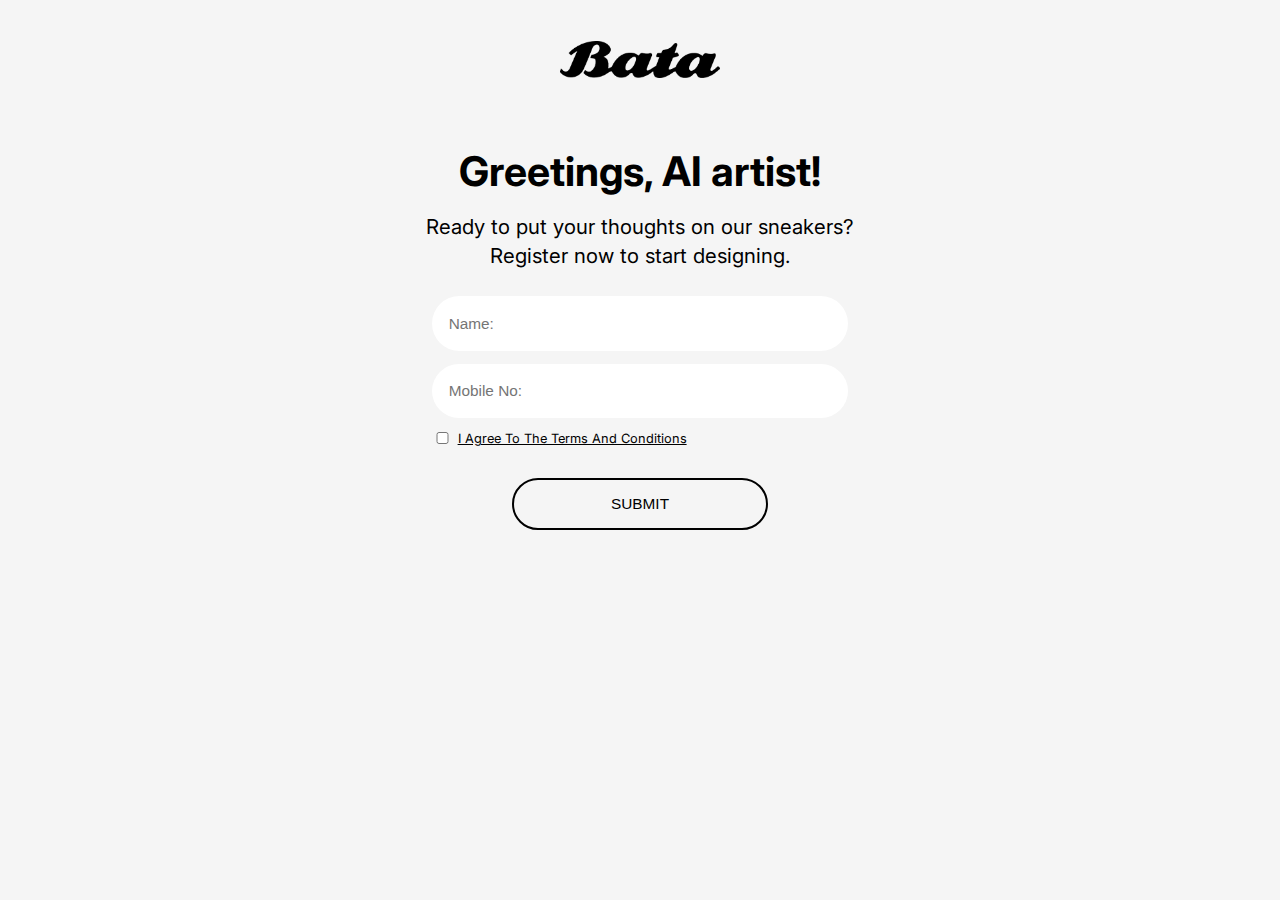
<file: index.html>
<!DOCTYPE html>
<html>
<head>
	<title>Bata</title>
	<meta name="viewport" content="width=device-width, initial-scale=1.0">
	<link rel="preconnect" href="https://fonts.googleapis.com">
	<link rel="preconnect" href="https://fonts.gstatic.com" crossorigin>
	<link href="https://fonts.googleapis.com/css2?family=Inter:wght@400;500;700&display=swap" rel="stylesheet">
	<link rel="stylesheet" type="text/css" href="css/style.css">
</head>
<body>
	<section class="useraction">
		<div class="container">
			<div class="useractioninnr">
				<div class="logo">
					<img src="img/logo.png">
				</div>
				<div class="cntnt">
					<h1>Greetings, AI artist!</h1>
					<p>Ready to put your thoughts on our sneakers? <br>Register now to start designing.</p>
					<div class="formgroup">
						<div class="formcontrol">
							<div class="input"><input type="text" name="" placeholder="Name:"></div>
							<div class="input"><input type="text" name="" Placeholder="Mobile No:"></div>
							<div class="input"><input type="checkbox" name="" id="terms" class="checkbox">
							<label for="terms">I agree to the terms and conditions</label></div>
							<button type="submit" class="btn" id="userdetailsubmit">SUBMIT</button>
						</div>
					</div>
				</div>
			</div>
		</div>
	</section>

	<div class="enterotp modalpopup modal">
		<div class="enterotpinnr modalpopupinnr">
			<div class="otpsubmit">
				<div class="load"><img src="img/load.png"></div>
				<h6>Enter OTP</h6>
				<p>sent to your registered phone number</p>
				<form class="otpform">
					<div class="otp">
						<input type="text" maxlength="4" oninput="this.value=this.value.replace(/[^0-9]/g,'4');" />
						<span></span>
						<span></span>
						<span></span>
						<span></span>					
					</div>
				</form>
				<button type="submit" class="btn" id="submitOTP">SUBMIT</button>
			</div>
		</div>
	</div>
	<div class="registrationsucessfull modalpopup modal">
		<div class="registrationinnr modalpopupinnr">
			<div class="registrationsucess">
				<p>“Registration successful!”</p>
			</div>
		</div>
	</div>
<script src="https://ajax.googleapis.com/ajax/libs/jquery/3.6.4/jquery.min.js"></script>
<script>
	$(document).ready(function(){
	  $("#userdetailsubmit").click(function(){
	    $(".enterotp").show();
	  });
	  $(".load").click(function(){
	    $(".otpform")[0].reset();
	  });
	  $(".close").click(function(){
	    $(".modal").hide();
	  });
	  $("#submitOTP").click(function(){
	    $(".registrationsucessfull").show();
	    $(".otpform").hide();
	  });
	});
</script>
</body>
</html>
</file>
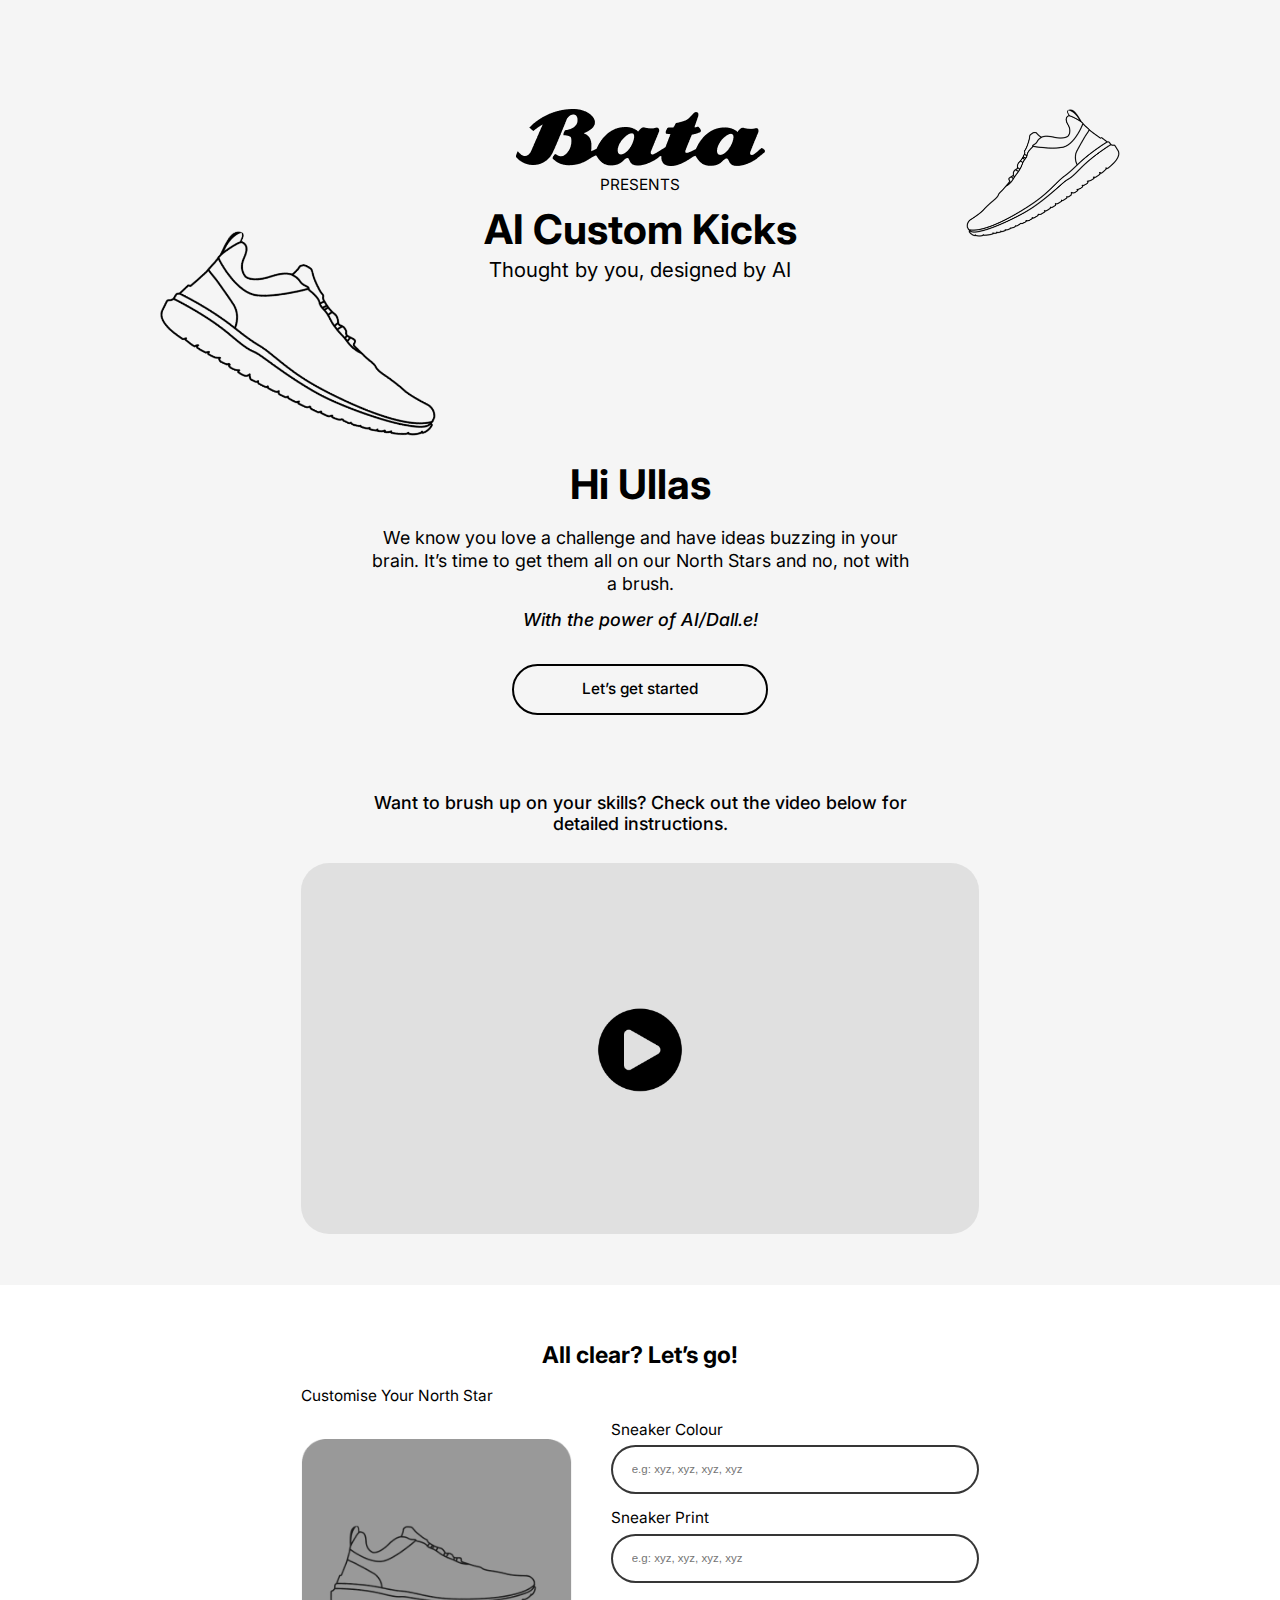
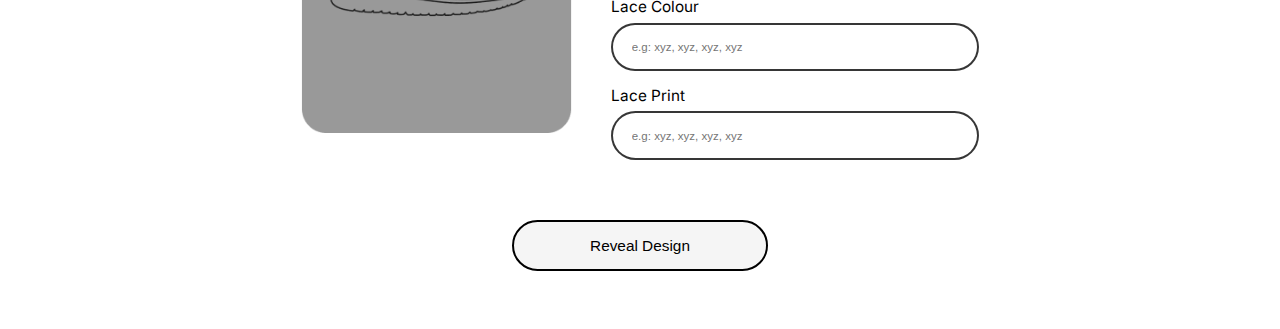
<file: landing-page.html>
<!DOCTYPE html>
<html>
<head>
	<title>Bata</title>
	<meta name="viewport" content="width=device-width, initial-scale=1.0">
	<link rel="preconnect" href="https://fonts.googleapis.com">
	<link rel="preconnect" href="https://fonts.gstatic.com" crossorigin>
	<link href="https://fonts.googleapis.com/css2?family=Inter:wght@400;500;700&display=swap" rel="stylesheet">
	<link rel="stylesheet" type="text/css" href="css/style.css">
</head>
<body style="background: #F5F5F5">
	<section class="aicustomkick">
		<div class="container-fluid">
			<div class="aicustomkickcntnt">
				<div class="logo">
					<img src="img/logo.png">
				</div>
				<h6>PRESENTS</h6>
				<h1>AI Custom Kicks</h1>
				<p>Thought by you, designed by AI</p>
				<div class="vector">
					<img src="img/vector.png">
				</div>
			</div>
			<div class="vector2">
				<img src="img/vector2.png">
			</div>
		</div>
	</section>
	<section class="hiullas">
		<div class="container-fluid">
			<div class="hiullasinnr">
				<h2>Hi Ullas</h2>
				<p>We know you love a challenge and have ideas buzzing in your brain. It’s time to get them all on our North Stars and no, not with a brush.
				<i>With the power of AI/Dall.e!</i></p>
				<a class="btn">Let’s get started</a>
			</div>
			<h6>Want to brush up on your skills? Check out the video below for <br>detailed instructions.</h6>
			<div class="videowrapper">
				<div class="play">
					<img src="img/playicon.png">
				</div>
			</div>
		</div>
	</section>
	<section class="allclearshoes">
		<div class="container-fluid">
			<h3>All clear? Let’s go!</h3>
			<div class="flex-box">
				<div class="col-4">
					<div class="image">
						<p>Customise Your North Star </p>
						<img src="img/dummy.png">
					</div>
				</div>
				<div class="col-6">
					<div class="cntnt">
						<form>
							<div class="input">
								<label>Sneaker Colour</label>
								<input type="text" placeholder="e.g: xyz, xyz, xyz, xyz">
							</div>
							<div class="input">
								<label>Sneaker Print</label>
								<input type="text" placeholder="e.g: xyz, xyz, xyz, xyz">
							</div>
							<div class="input">
								<label>Lace Colour</label>
								<input type="text" placeholder="e.g: xyz, xyz, xyz, xyz">
							</div>
							<div class="input">
								<label>Lace Print</label>
								<input type="text" placeholder="e.g: xyz, xyz, xyz, xyz">
							</div>
						</form>
					</div>
				</div>	
			</div>
			<div class="btnbox">
				<button class="btn" type="Submit" id="revaldesingn">Reveal Design</button>
			</div>
		</div>
	</section>
	<div class="modal modalpopup verifcationpop">
		<div class="modalpopupinnr">
			<div class="verifcationpopinnr">
				<div class="popupbar">
					<div class="left"></div>
					<div class="right">
						<span class="close">
							<svg width="17" height="20" viewBox="0 0 17 20" fill="none" xmlns="http://www.w3.org/2000/svg">
								<path d="M4.01136 0.363636L8.71591 8.39205L13.4205 0.363636H16.8977L10.5568 10.1818L16.8977 20H13.4205L8.71591 12.3807L4.01136 20H0.534091L6.77273 10.1818L0.534091 0.363636H4.01136Z" fill="black"/>
							</svg>
						</span>
					</div>
				</div>
				<div class="verifcationpopcntnt">
					<div class="image">
						<img src="img/imagever.png" alt="Image">
					</div>
					<div class="cntnt">
						<h5>Verification <br>pending</h5>
						<p>On successful verification, your design will be sent to your registered number.</p>
					</div>
				</div>
			</div>
		</div>
	</div>
	<div class="modal modalpopup generatedesignpop">
		<div class="modalpopupinnr">
			<div class="generatedesigninnr">
				<div class="popupbar">
					<div class="left"><p><&nbsp;&nbsp;Generated Design</p></div>
					<div class="right">
						<span class="close">
							<svg width="17" height="20" viewBox="0 0 17 20" fill="none" xmlns="http://www.w3.org/2000/svg">
								<path d="M4.01136 0.363636L8.71591 8.39205L13.4205 0.363636H16.8977L10.5568 10.1818L16.8977 20H13.4205L8.71591 12.3807L4.01136 20H0.534091L6.77273 10.1818L0.534091 0.363636H4.01136Z" fill="black"/>
							</svg>
						</span>
					</div>
				</div>
				<div class="generatedesigcntnt">
					<div class="flex-box">
						<div class="image active">
							<img src="img/dummy.png">
						</div>
						<div class="image">
							<img src="img/dummy.png">
						</div>
						<div class="image">
							<img src="img/dummy.png">
						</div>
						<div class="image">
							<img src="img/dummy.png">
						</div>
						<div class="image">
							<img src="img/dummy.png">
						</div>
						<div class="image">
							<img src="img/dummy.png">
						</div>
					</div>
					<div class="resetverify flex-box">
						<div class="col">
							<a class="btn" id=""><img src="img/load.png"> Reset</a>
							<p>Umm…wanna level up?</p>
						</div>
						<div class="col">
							<a class="btn" id="verifyshoes">Verify</a>
							<p>Like it?</p>
						</div>
					</div>
				</div>
			</div>
		</div>
	</div>
<script src="https://ajax.googleapis.com/ajax/libs/jquery/3.6.4/jquery.min.js"></script>
<script>
	$(document).ready(function(){
	  $(".generatedesigcntnt .image").click(function(){
	    $(".generatedesigcntnt .image.active").removeClass("active");
	    $(this).addClass("active");
	  });
	  $("#revaldesingn").click(function(){
	    $(".generatedesignpop").show();
	  });
	  $("#verifyshoes").click(function(){
	    $(".verifcationpop").show();
	    $(".generatedesignpop").hide();
	  });
	  $(".close").click(function(){
	    $(".modalpopup").hide();
	  });
	});
</script>
</body>
</html>
</file>
<file: css/style.css>
* {
    -webkit-box-sizing: border-box;
    -moz-box-sizing: border-box;
    box-sizing: border-box;
}
*, ::after, ::before {
    box-sizing: border-box;
}
a
a,
a:hover,
ins {
    text-decoration: none
}
abbr,
address,
article,
aside,
audio,
b,
blockquote,
body,
canvas,
caption,
cite,
code,
dd,
del,
details,
dfn,
div,
dl,
dt,
em,
fieldset,
figcaption,
figure,
footer,
form,
h1,
h2,
h3,
h4,
h5,
h6,
header,
hgroup,
html,
i,
iframe,
img,
ins,
kbd,
label,
legend,
li,
mark,
menu,
nav,
object,
ol,
p,
pre,
q,
samp,
section,
small,
span,
strong,
sub,
summary,
sup,
table,
tbody,
td,
tfoot,
th,
thead,
time,
tr,
ul,
var,
video {
    margin: 0;
    padding: 0;
    border: 0;
    outline: 0;
    font-size: 100%;
    vertical-align: baseline;
    background: 0 0
}
body {
    line-height: 1;
    font-family: 'Inter', sans-serif;
}
html {
	font-size: 10px;
}
h1, h2, h3, h4,h5, h6 {
	margin: 0;
    font-family: 'Inter', sans-serif;    
    color: #000;
}
input:focus {
	outline: none;
}
li {
	list-style: none;
}
h1 {
    font-weight: 700;
    font-size: 6.4rem;
    line-height: 1.4;
    text-align: center;
}
.textcenter {
	text-align: center;
}
.container {
	max-width: 80rem;
	margin: 0 auto;
	width: 100%;
	padding: 0 2.5rem;
}
.useraction {
    padding-top: 6.4rem;
    background: #F5F5F5;
    height: 100vh;
}
.useractioninnr .logo {
    width: 25rem;
    margin: 0 auto;
}
.useractioninnr .logo img {
    width: 100%;
}
.useractioninnr .cntnt {
    padding-top: 15.3rem;
}
.useraction {
    padding-top: 6.4rem;
    background: #F5F5F5;
    height: 100vh;
}
.useractioninnr .logo {
    width: 25rem;
    margin: 0 auto;
}
.useractioninnr .logo img {
    width: 100%;
}
.useractioninnr .cntnt {
    padding-top: 15.3rem;
}
.useractioninnr .cntnt p {
    text-align: center;
    font-weight: 400;
    font-size: 3.2rem;
    line-height: 1.4;
    padding: 2rem 0;
}
.useractioninnr .cntnt .formgroup {
    max-width: 65rem;
    text-align: center;
    margin: 0 auto;
    padding-top: 2rem;
}
.useractioninnr .cntnt .formgroup .input input {
    width: 100%;
    padding: 2.6rem;
    border-radius: 5rem;
    border: none;
    color: #000000;
    font-size: 2.4rem;
    line-height: 1.4;
    margin-bottom: 2rem;
}
.btn {
    margin-top: 5rem;
    font-weight: 500;
    font-size: 2.4rem;
    line-height: 1.4;
    background: #F5F5F5;
    border: 2px solid #000000;
    border-radius: 40px;
    color: #000;
    width: 40rem;
    height: 8rem;
    cursor: pointer;
	display: flex;
	align-items: center;
	justify-content: center;
}
.btn:hover {
	background: #000;
	color: #fff;
}
.useractioninnr .cntnt .formgroup .input {
    text-align: left;
    position: relative;
}
.useractioninnr .cntnt .formgroup .input label {
    text-decoration-line: underline;
    text-transform: capitalize;
    color: #000000;
    font-weight: 400;
    font-size: 2rem;
    line-height: 1.2;
    padding-left: 4rem;
}
.useractioninnr .cntnt .formgroup .input .checkbox {
    position: absolute;
    left: 0;
    top: -0.4rem;
    width: 2rem;
    height: 2rem;
}
.useractioninnr .cntnt .formgroup #userdetailsubmit {
    margin-left: auto;
    margin-right: auto;
}




/*Modal*/
.modalpopup {
    display: none;
    background: rgba(217, 217, 217, 0.7);
    position: fixed;
    top: 0;
    left: 0;
    width: 100%;
    height: 100%;
}
.modalpopupinnr {
    display: flex;
    align-items: center;
    justify-content: center;
    height: 100%;
}
/*OTP Modal*/
.otpsubmit {
    width: 80rem;
    background: #fff;
    text-align: center;
    padding: 6rem;
    border-radius: 2rem;
}
.otpsubmit h6 {
    font-weight: 500;
    font-size: 4rem;
    line-height: 4.8rem;
    text-align: center;
    color: #000000;
}
.otpsubmit p {
    font-weight: 400;
    font-size: 2.4rem;
    line-height: 3rem;
    color: #000;
    padding-top: 1rem;
}
.otpsubmit .otp {
    display: flex;
    align-items: center;
    justify-content: center;
    padding-top: 3rem;
    position: relative;
    max-width: 48rem;
    margin: 0 auto;
}
.otpsubmit .otp span {
    background: #FFFFFF;
    border: 2px solid #000000;
    border-radius: 44px;
    height: 16rem;
    margin: 0 0.8rem;
    width: 10rem;
}
.otpsubmit {
    position: relative;
}
.otpsubmit .load {
    position: absolute;
    top: 2rem;
    cursor: pointer;
    right: 2rem;
    width: 5rem;
}
.otpsubmit .otp span input {
    width: 100%;
    height: 100%;
}
.otpsubmit .otp span {
    overflow: hidden;
}
.otpsubmit .load img {
    width: 100%;
}
.otpsubmit .otp input {
    width: 100%;
    height: 100%;
    font-size: 6rem;
    padding-top: 2rem;
    padding-left: 4rem;
    letter-spacing: 8.6rem;
    border: none;
    position: absolute;
    left: 0;
    top: 0;
    background: transparent;
}
.otpsubmit .otp span input:focus {
    outline: none;
}
/*Registration successful!*/
.registrationsucess p {
    font-weight: 500;
    font-size: 4rem;
    line-height: 4.8rem;
    text-align: center;
    color: #FFFFFF;
}
.registrationsucess {
    background: #000000;
    border: 2px solid #000000;
    border-radius: 4rem;
    width: 80rem;
    height: 34rem;
    display: flex;
    align-items: center;
    justify-content: center;
}
.verifcationpop, .generatedesignpop {
    padding: 8rem 6rem;
}
.verifcationpopinnr, .generatedesigninnr {
    height: 100%;
    background: #fff;
    border-radius: 2rem;
    padding: 6rem;
    width: 160rem;
}
.verifcationpopcntnt .image img {
    height: 100%;
}
.popupbar .left {
	width: 80%;
}
.popupbar .left p {
	font-weight: 400;
	font-size: 2.4rem;
	line-height: 1.2;
	color: #000000;
}
.verifcationpopcntnt .image {
    height: 100%;
}
.generatedesigcntnt {
    height: calc(100% - 8rem);
}
.generatedesigcntnt .flex-box{
    width: 100%;
    margin: 0 auto;
}
.flex-box {
    display: flex;
    flex-wrap: wrap;	
}
.generatedesigcntnt .image {
    width: calc(100% / 3);
    padding: 10px;
    cursor: pointer;
}			
.generatedesigcntnt .image img {
    width: 100%;
    height: 100%;
}
button#submitOTP {
    background: #000;
    color: #fff;
    margin-left: auto;
    margin-right: auto;
}
.popupbar {
    height: 8rem;
    display: flex;
    justify-content: space-between;
}
.close {
	cursor: pointer;
}
.close svg {
    width: 2rem;
}
.verifcationpopcntnt {
    height: calc(100% - 8rem);
    display: flex;
    align-items: center;
}
.verifcationpopcntnt .cntnt {
    padding-left: 10rem;
    width: 100%;
}
.verifcationpopcntnt .cntnt h5 {
    font-weight: 700;
    font-size: 4.8rem;
    line-height: 5.8rem;
    color: #000000;
}
.verifcationpopcntnt .cntnt p {
    font-weight: 500;
    font-size: 2.4rem;
    line-height: 2.9rem;
    color: #000000;
    padding-top: 2rem;
}
.resetverify p {
	text-align: center;
	font-weight: 400;
	font-size: 1.6rem;
	line-height: 1.9rem;
	padding-top: 2rem;
	color: rgba(0, 0, 0, 0.51);
}
.generatedesigcntnt {
    position: relative;
}
.generatedesigcntnt .resetverify {
    position: absolute;
    bottom: 0;
    right: 0;
    width: 56rem !important;
}
.generatedesigcntnt .resetverify .col {
    width: 50%;
}
.generatedesigcntnt .resetverify .col .btn img {
    width: 4rem;
    margin-right: 1rem;
}
.generatedesigcntnt .resetverify .col .btn svg {
    width: 2rem;
}
.generatedesigcntnt .resetverify .col .btn {
    width: 24rem;
}
.generatedesigcntnt .resetverify .col .btn:hover img {
    filter: invert(1) brightness(2);
}
.generatedesigcntnt .image.active img {
    border: 2px solid #000;
    border-radius: 14px;
}


/*Landingpage*/
.aicustomkick {
    text-align: center;
    padding-top: 17rem;
}
.aicustomkickcntnt .logo {
    margin-bottom: 1.3rem;
}
.aicustomkickcntnt h6 {
    font-size: 2.4rem;
    line-height: 2.9rem;
    font-weight: 400;
    margin-bottom: 2rem;
}
.aicustomkickcntnt h1 {
    text-transform: capitalize;
    font-size: 6.4rem;
    line-height: 7rem;
}
.aicustomkickcntnt p {
    font-size: 3.2rem;
    line-height: 3.8rem;
    font-weight: 400;
    margin: 1rem 0;
}
.aicustomkickcntnt {
    position: relative;
    padding-bottom: 23rem;
}
.aicustomkickcntnt .vector {
    position: absolute;
    bottom: 0;
    height: 32rem;
}
.aicustomkickcntnt .vector img, .aicustomkick .vector2 img {
    width: 100%;
    height: 100%;
    object-fit: contain;
}
.container-fluid {
    max-width: 150rem;
    margin: 0 auto;
}
.aicustomkick .container-fluid {
    position: relative;
}
.aicustomkick .vector2 {
    position: absolute;
    top: 0;
    right: 0;
    height: 20rem;
}
.hiullas {
    text-align: center;
}
.hiullasinnr {
    padding: 4rem 0 12rem;
    max-width: 85rem;
    margin: 0 auto;
}
.hiullasinnr .btn {
    margin: 0 auto;
}
.hiullasinnr h2 {
    font-size: 6.4rem;
    line-height: 7rem;
}
.hiullasinnr p {margin: 3rem 0 5rem;font-size: 2.8rem;line-height: 1.3;}
.hiullasinnr p i {
    display: block;
    font-weight: 500;
    margin-top: 2rem;
}
.hiullas h6 {
    font-size: 2.8rem;
    line-height: 3.4rem;
    font-weight: 500;
    text-align: center;
    margin-bottom: 4.3rem;
}
.videowrapper {
    background: rgba(217, 217, 217, 0.77);
    border-radius: 28px;
    display: flex;
    align-items: center;
    height: 58rem;
    max-width: 106rem;
    justify-content: center;
    margin: 0 auto 8rem;
}
.videowrapper .play {
    height: 16rem;
}
.videowrapper .play img {
    height: 100%;
}
.allclearshoes {
    background: #fff;
    padding: 9rem 0;
}
.allclearshoes h3 {
    font-size: 3.6rem;
    line-height: 4rem;
    text-align: center;
    font-weight: 700;
    margin-bottom: 3rem;
}
.allclearshoes .image p {
    font-size: 2.4rem;
    line-height: 2.9rem;
    color: #000000;
    padding-bottom: 5.2rem;
}
.allclearshoes .cntnt {
    padding-top: 5.2rem;
    padding-left: 6rem;
}
.allclearshoes .cntnt label {
    display: block;
    font-size: 2.4rem;
    line-height: 2.9rem;
    margin-bottom: 6px;
}
.allclearshoes .cntnt input {
    font-size: 1.8rem;
    line-height: 2.2rem;
    color: rgba(0, 0, 0, 0.56);
    border: 2px solid rgba(0, 0, 0, 0.79);
    border-radius: 42px;
    width: 100%;
    padding: 2.4rem 3rem;
    margin-bottom: 2.4rem;
}
.col-6 {
    width: 60%;
}
.col-4 {
    width: 40%;
}
.allclearshoes .image img {
    width: 100%;
}
.allclearshoes .btnbox .btn {
    margin-left: auto;
    margin-right: auto;
}
.allclearshoes .btnbox {
    padding-top: 2rem;
}
.allclearshoes .flex-box {
    max-width: 106rem;
    margin: 0 auto;
}
@keyframes floaty {
    0%, 100% { transform: translateY(0) }
    50% { transform: translateY(1rem) }
}
.vector {    
    animation-name: floaty;
    animation-duration: 4s;
    animation-timing-function: ease-in-out;
    animation-iteration-count: infinite;
}
.vector2 {    
    animation-name: floaty;
    animation-duration: 5s;
    animation-timing-function: ease-in-out;
    animation-iteration-count: infinite;
}
/*Responsive */
@media(max-width: 2560px) {
	.generatedesigcntnt .flex-box {
	    width: 62%;
	    margin: 0 auto;
	}
}
@media(max-width: 1920px) {
	html {
		font-size: 50%;
	}
	.generatedesigcntnt .flex-box {
	    width: 56%;
	    margin: 0 auto;
	}
}
@media(max-width: 1690px) {
	html {
		font-size: 46%;
	}
	.generatedesigcntnt .resetverify .col .btn {
	    width: 20rem;
	    height: 7rem;
	    margin: 0 auto;
	    font-size: 2rem;
	}
	.generatedesigcntnt .resetverify .col .btn img {
	    width: 3rem;
	    margin-right: 1rem;
	}
	.generatedesigcntnt .resetverify .col {
	    width: 40%;
	}
	.generatedesigcntnt .resetverify {
	    width: 56rem !important;
	    justify-content: flex-end;
	}
    .generatedesigcntnt .flex-box {
        width: 48%;
    }
    .generatedesigcntnt .resetverify .col {
        width: 48%;
    }
    .generatedesigcntnt .resetverify .col .btn {
        width: 24rem;
        font-size: 2rem;
        height: 7rem;
    }
}
@media(max-width: 1440px) {
	html {
		font-size: 40%;
	}
	.useractioninnr .cntnt {
	    padding-top: 10rem;
	}
    .generatedesigcntnt .flex-box {
        width: 50%;
    }
}
@media(max-width: 1360px) {
    .generatedesigcntnt .flex-box {
        width: 40%;
    }
    .generatedesignpop {
        padding: 6rem 6rem;
    }
    .generatedesigcntnt .resetverify .col .btn {
        width: 20rem;
        font-size: 2rem;
        height: 6rem;
    }
    .generatedesigcntnt .resetverify .col {
        width: 42%;
    }
}
@media(max-width: 768px) {
.generatedesigcntnt .flex-box {
    width: 100%;
    margin: 0 auto;
}
.container-fluid {
    padding: 0 20px;
}
.aicustomkickcntnt .vector {
    height: 25rem;
}
.aicustomkick .vector2 {
    height: 16rem;
}
}
@media(max-width: 479px) {
	h1 {
	    font-size: 5rem;
	}
	.useractioninnr .cntnt p {
	    font-size: 2.4rem;
	}
	.modalpopupinnr {
	    padding: 20px;
	}
	.verifcationpopcntnt {
	    align-items: flex-start;
	}
	.generatedesignpop .modalpopupinnr {
	    padding: 0;
	}
	.verifcationpop, .generatedesignpop {
	    padding: 6rem 4rem;
	}
	.verifcationpopinnr,  .generatedesigninnr {
	    border-radius: 2rem;
	    padding: 20px 25px;
        height: auto;
	}
	.otpsubmit .otp span {
	    height: 10rem;
	    width: 8rem;
	}
	.btn {
	    width: 32rem;
	}
	.registrationsucess {
	    width: 80rem;
	    padding: 20px;
	    height: 25rem;
	}
	.registrationsucess p {
	    font-size: 2.5rem;
	    line-height: 3rem;
	}
	.otpsubmit .otp span input {
	    font-size: 4rem;
	}
	.otpsubmit {
	    width: 70rem;
	    padding: 4rem;
	}
	.generatedesigcntnt .flex-box {
	    width: 100%;
	    margin: 0 auto;
	}
	.generatedesigcntnt .resetverify {
		position: relative;
		width: 100% !important;
		padding-top: 20px;
	}
	.generatedesigcntnt {
	    padding-top: 10px;
	}
	.generatedesigcntnt .resetverify .col {
	    width: 45%;
	    padding-left: 10px;
	}
	.generatedesigcntnt .resetverify .col .btn {
		width: 100%;
	}
	.verifcationpop .modalpopupinnr {
		padding: 0;
	}
	.verifcationpopcntnt .image img {
	    width: 100%;
	    height: 100%;
	    object-fit: contain;
	    object-position: top;
	}
	.verifcationpopcntnt .cntnt {
	    padding-left: 16px;
	    width: 100%;
	}
	.popupbar {
	    height: 6rem;
	}
	.verifcationpopcntnt .cntnt p {
	    font-weight: 500;
	    font-size: 13px;
	    line-height: 1.2;
	    color: #000000;
	    padding-top: 8px;
	}
	.verifcationpopcntnt .cntnt h5 {
	    font-weight: 700;
	    font-size: 17px;
	    line-height: 1.2;
	    color: #000000;
	}
	.verifcationpopcntnt .cntnt {
	    padding-left: 12px;
	    width: 100%;
	}
	.verifcationpopcntnt {
	    align-items: flex-start;
	}
	.verifcationpopcntnt .image {
	    height: 140px;
	}
    .col-6 {
        width: 100%;
    }
    .col-4, .videowrapper, .hiullasinnr, .allclearshoes .flex-box {
        width: 100%;
    }
    .allclearshoes .image p {
        text-align: center;
    }
    .allclearshoes .cntnt {
        padding-left: 0;
    }
    .aicustomkickcntnt .vector {
        height: 16rem;
        bottom: 20px;
    }
    .aicustomkick .vector2 {
        height: 16rem;
        bottom: 20px;
        top: auto;
    }
    .generatedesigcntnt .image {
        padding: 3px;
    }
    .aicustomkick {
        text-align: center;
        padding-top: 12rem;
    }
.otpsubmit .otp input {
    font-size: 5rem;
    padding-left: 6rem;
    letter-spacing: 7rem;
}
}
</file>
